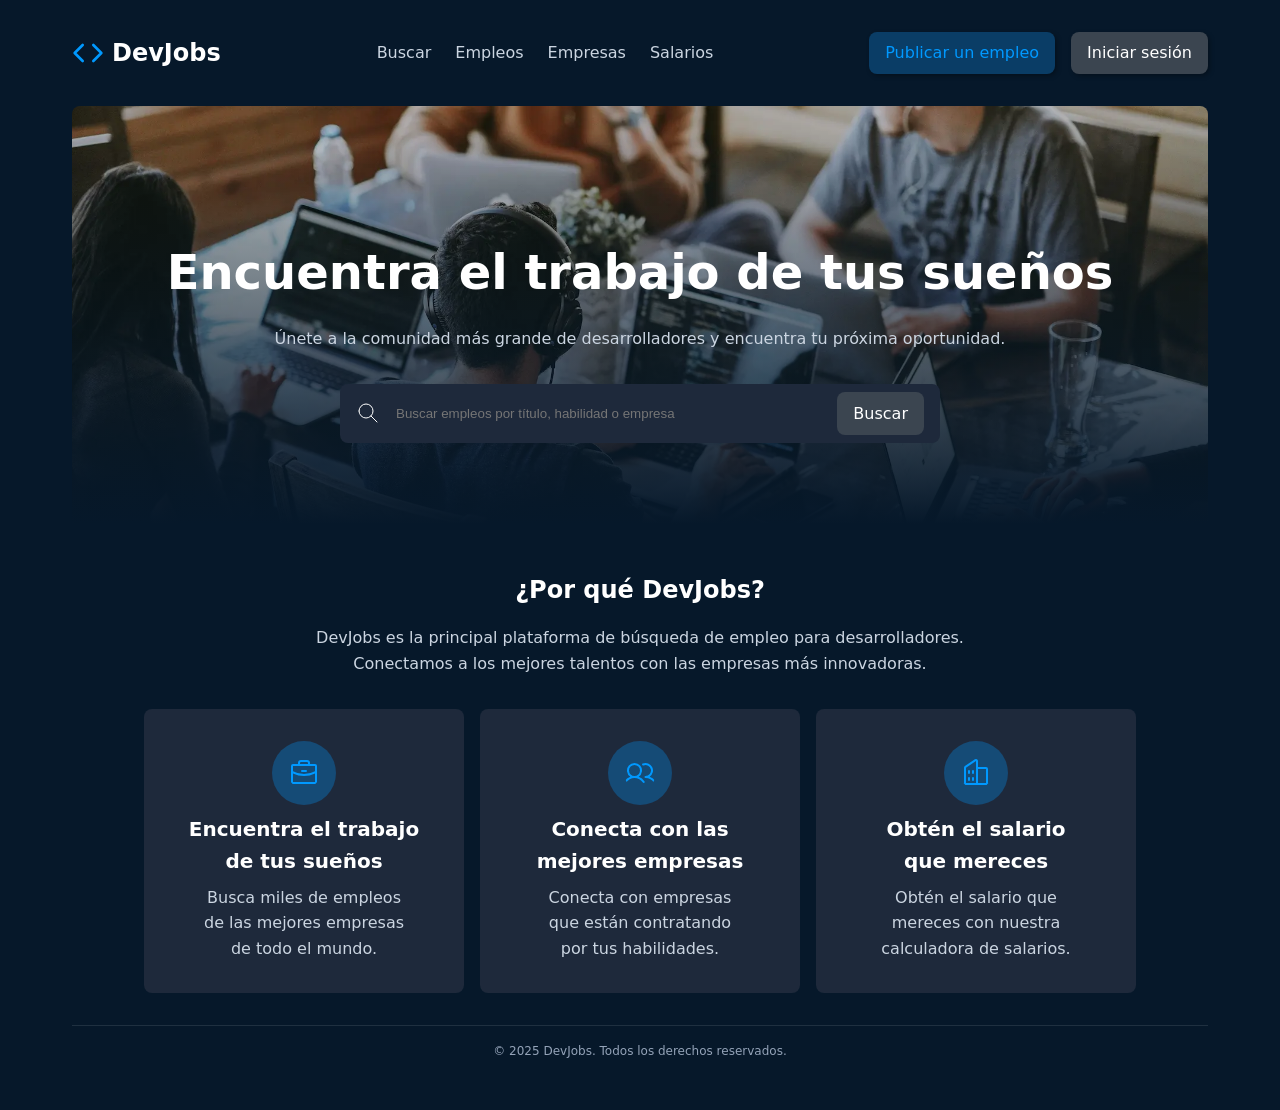
<file: 01-ejercicio-html-css/index.html>
<!DOCTYPE html>
<html lang="es">
  <head>
    <title>DevJobs - Inicio</title>
    <meta charset="UTF-8" />
    <meta name="viewport" content="width=device-width, initial-scale=1.0" />
    <meta
      name="description"
      content="Encuentra las mejores ofertas de trabajo para desarrolladores en DevJobs."
    />
    <link rel="stylesheet" href="./index.css" />
  </head>
  <body>
    <div class="wrap--container__max-width">
      <header class="main-header">
        <div class="main-header__logo">
          <a href="#">
            <svg
              fill="none"
              stroke="currentColor"
              stroke-linecap="round"
              stroke-linejoin="round"
              stroke-width="2"
              viewBox="0 0 24 24"
              xmlns="http://www.w3.org/2000/svg"
            >
              <polyline points="16 18 22 12 16 6"></polyline>
              <polyline points="8 6 2 12 8 18"></polyline>
            </svg>
            DevJobs
          </a>
        </div>
        <nav class="main-header__nav">
          <a href="#">Buscar</a>
          <a href="./empleos.html">Empleos</a>
          <a href="#">Empresas</a>
          <a href="#">Salarios</a>
        </nav>
        <div class="main-header__buttons">
          <a class="primary" href="#">Publicar un empleo</a>
          <a class="secondary" href="#">Iniciar sesión</a>
        </div>
      </header>
      <main>
        <section class="hero">
          <h1>Encuentra el trabajo de tus sueños</h1>
          <p>
            Únete a la comunidad más grande de desarrolladores y encuentra tu
            próxima oportunidad.
          </p>

          <form role="search" action="">
            <label>
              <svg
                xmlns="http://www.w3.org/2000/svg"
                width="24"
                height="24"
                viewBox="0 0 24 24"
                fill="none"
                stroke="currentColor"
                stroke-width="1"
                stroke-linecap="round"
                stroke-linejoin="round"
                class="icon icon-tabler icons-tabler-outline icon-tabler-search"
              >
                <path stroke="none" d="M0 0h24v24H0z" fill="none" />
                <path d="M10 10m-7 0a7 7 0 1 0 14 0a7 7 0 1 0 -14 0" />
                <path d="M21 21l-6 -6" />
              </svg>

              <input
                required
                type="text"
                placeholder="Buscar empleos por título, habilidad o empresa"
              />
            </label>

            <button class="button-primary" type="submit">Buscar</button>
          </form>
        </section>

        <section class="hero-card-section">
          <header>
            <h2>¿Por qué DevJobs?</h2>
            <p>
              DevJobs es la principal plataforma de búsqueda de empleo para
              desarrolladores. Conectamos a los mejores talentos con las
              empresas más innovadoras.
            </p>
          </header>
          <div class="hero-card-section__cards">
            <article>
              <svg
                fill="currentColor"
                height="32"
                viewBox="0 0 256 256"
                width="32"
                xmlns="http://www.w3.org/2000/svg"
                aria-hidden="true"
              >
                <path
                  d="M216,56H176V48a24,24,0,0,0-24-24H104A24,24,0,0,0,80,48v8H40A16,16,0,0,0,24,72V200a16,16,0,0,0,16,16H216a16,16,0,0,0,16-16V72A16,16,0,0,0,216,56ZM96,48a8,8,0,0,1,8-8h48a8,8,0,0,1,8,8v8H96ZM216,72v41.61A184,184,0,0,1,128,136a184.07,184.07,0,0,1-88-22.38V72Zm0,128H40V131.64A200.19,200.19,0,0,0,128,152a200.25,200.25,0,0,0,88-20.37V200ZM104,112a8,8,0,0,1,8-8h32a8,8,0,0,1,0,16H112A8,8,0,0,1,104,112Z"
                ></path>
              </svg>
              <h3>Encuentra el trabajo de tus sueños</h3>
              <p>
                Busca miles de empleos de las mejores empresas de todo el mundo.
              </p>
            </article>

            <article>
              <svg
                fill="currentColor"
                height="32"
                viewBox="0 0 256 256"
                width="32"
                xmlns="http://www.w3.org/2000/svg"
                aria-hidden="true"
              >
                <path
                  d="M117.25,157.92a60,60,0,1,0-66.5,0A95.83,95.83,0,0,0,3.53,195.63a8,8,0,1,0,13.4,8.74,80,80,0,0,1,134.14,0,8,8,0,0,0,13.4-8.74A95.83,95.83,0,0,0,117.25,157.92ZM40,108a44,44,0,1,1,44,44A44.05,44.05,0,0,1,40,108Zm210.14,98.7a8,8,0,0,1-11.07-2.33A79.83,79.83,0,0,0,172,168a8,8,0,0,1,0-16,44,44,0,1,0-16.34-84.87,8,8,0,1,1-5.94-14.85,60,60,0,0,1,55.53,105.64,95.83,95.83,0,0,1,47.22,37.71A8,8,0,0,1,250.14,206.7Z"
                ></path>
              </svg>
              <h3>Conecta con las mejores empresas</h3>
              <p>
                Conecta con empresas que están contratando por tus habilidades.
              </p>
            </article>

            <article>
              <svg
                fill="currentColor"
                height="32"
                viewBox="0 0 256 256"
                width="32"
                xmlns="http://www.w3.org/2000/svg"
                aria-hidden="true"
              >
                <path
                  d="M240,208H224V96a16,16,0,0,0-16-16H144V32a16,16,0,0,0-24.88-13.32L39.12,72A16,16,0,0,0,32,85.34V208H16a8,8,0,0,0,0,16H240a8,8,0,0,0,0-16ZM208,96V208H144V96ZM48,85.34,128,32V208H48ZM112,112v16a8,8,0,0,1-16,0V112a8,8,0,1,1,16,0Zm-32,0v16a8,8,0,0,1-16,0V112a8,8,0,1,1,16,0Zm0,56v16a8,8,0,0,1-16,0V168a8,8,0,0,1,16,0Zm32,0v16a8,8,0,0,1-16,0V168a8,8,0,0,1,16,0Z"
                ></path>
              </svg>
              <h3>Obtén el salario que mereces</h3>
              <p>
                Obtén el salario que mereces con nuestra calculadora de
                salarios.
              </p>
            </article>
          </div>
        </section>
      </main>
      <footer class="main-footer">
        <small>&copy; 2025 DevJobs. Todos los derechos reservados.</small>
      </footer>
    </div>
  </body>
</html>
</file>
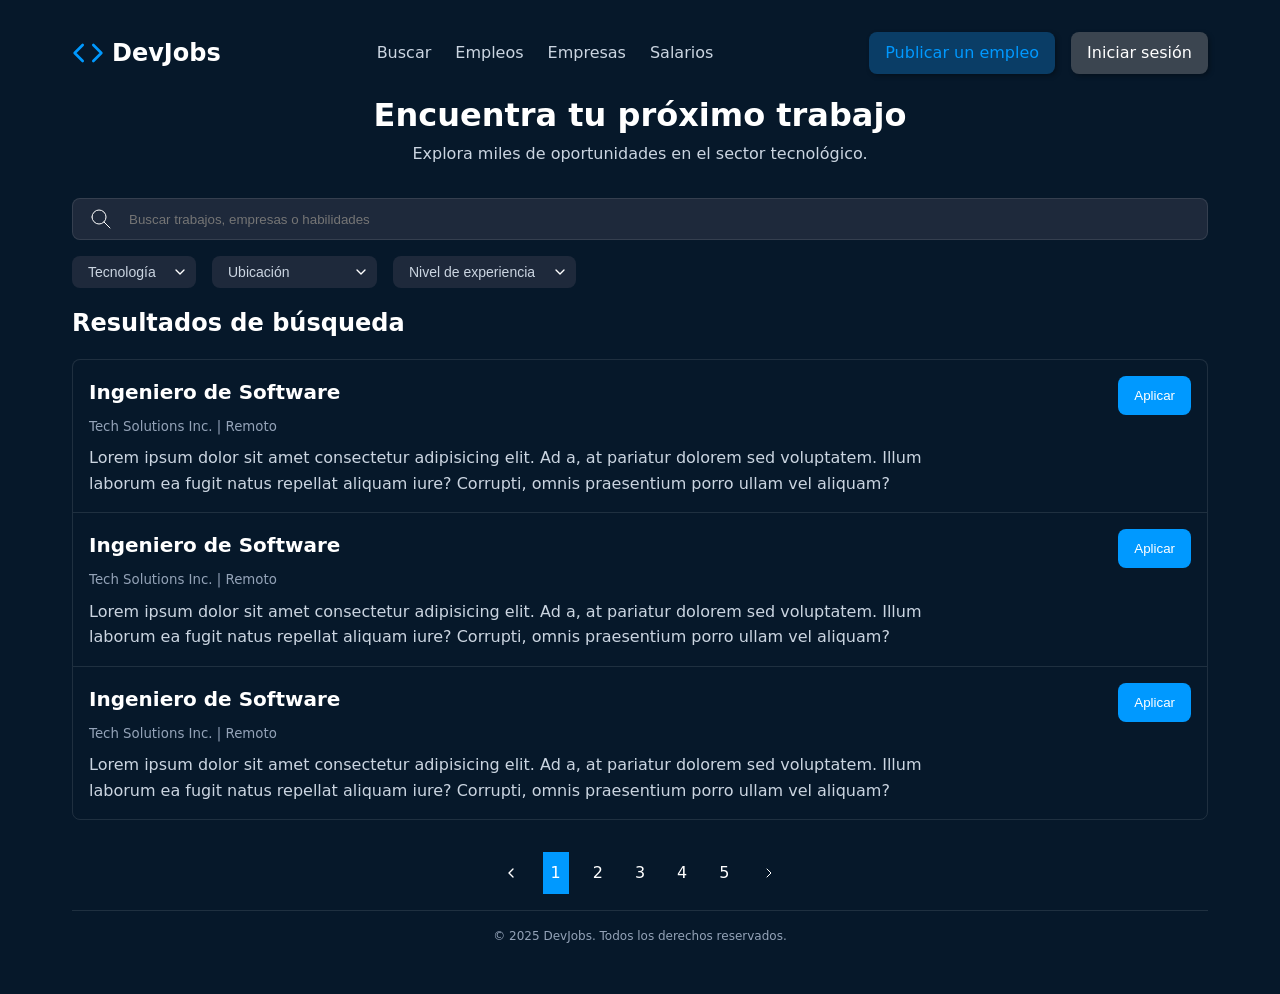
<file: 01-ejercicio-html-css/empleos.html>
<!DOCTYPE html>
<html lang="es">

<head>
  <title>DevJobs - Empleos</title>
  <meta charset="UTF-8" />
  <meta name="viewport" content="width=device-width, initial-scale=1.0" />
  <meta name="description" content="Lista de empleos publicados en DevJobs." />
  <link rel="stylesheet" href="./empleos.css" />
</head>

<body>
  <div class="wrap--container__max-width">
    <header class="main-header">
      <div class="main-header__logo">
        <a href="index.html">
          <svg fill="none" stroke="currentColor" stroke-linecap="round" stroke-linejoin="round" stroke-width="2"
            viewBox="0 0 24 24" xmlns="http://www.w3.org/2000/svg">
            <polyline points="16 18 22 12 16 6"></polyline>
            <polyline points="8 6 2 12 8 18"></polyline>
          </svg>
          DevJobs
        </a>
      </div>
      <nav class="main-header__nav">
        <a href="#">Buscar</a>
        <a href="./empleos.html">Empleos</a>
        <a href="#">Empresas</a>
        <a href="#">Salarios</a>
      </nav>
      <div class="main-header__buttons">
        <a class="primary" href="#">Publicar un empleo</a>
        <a class="secondary" href="#">Iniciar sesión</a>
      </div>
    </header>
    <main>
      <!-- Sección de búsqueda -->
      <section>

        <header>
          <h1>Encuentra tu próximo trabajo</h1>
          <p>Explora miles de oportunidades en el sector tecnológico.</p>
        </header>
      </section>
      <section class="form-search">
        <form role="search" action="">
          <div class="input-search">
            <label>
              <!--
              SI agregamos un label, entonces tiene que tener un contenido descriptivo (no necesariamente visible)
              Como la UI que replicamos no tiene un label visible (texto), lo que hacemos es, agregar un span con la clase visually-hidden que contenga el contenido asociado al input, pero oculto de una manera en la que pueda seguir siendo visible por los motores de búsqueda.
              PD: No usamos display: none; porque esto también oculta el contenido a los lectores de pantalla.
              Lo que usamos fue la clase `visually-hidden` que se encuentra en el archivo `basic.css`. Es un poco compleja pero es un estándar para ocultar elementos de manera que sigan siendo visibles para los motores.
                -->
              <span class="visually-hidden">Buscar empleos</span>
              <svg xmlns="http://www.w3.org/2000/svg" width="24" height="24" viewBox="0 0 24 24" fill="none"
                stroke="currentColor" stroke-width="1" stroke-linecap="round" stroke-linejoin="round"
                class="icon icon-tabler icons-tabler-outline icon-tabler-search">
                <path stroke="none" d="M0 0h24v24H0z" fill="none" />
                <path d="M10 10m-7 0a7 7 0 1 0 14 0a7 7 0 1 0 -14 0" />
                <path d="M21 21l-6 -6" />
              </svg>

              <!--
              Sacamos el atributo required.
              El propósito del formulario es filtrar los empleos, por lo que podemos usar el input, como los select. Si queremos filtrar únicamente por un select, el `required` nos obligará a que si o si introduzcamos algo en el campo.
              En este caso, no queremos eso.
                -->
              <input type="text" placeholder="Buscar trabajos, empresas o habilidades" />
            </label>
          </div>
          <div class="select-options">
            <select id="filter-technology" name="technology">
              <option value="" selected>Tecnología</option>
              <option value="javaScript">JavaScript</option>
              <option value="react">React</option>
              <option value="node.js">Node.Js</option>
            </select>

            <select id="filter-ubication" name="ubication">
              <option value="" selected>Ubicación</option>
              <option value="remoto">Remoto</option>
              <option value="mx">Ciudad de Méjico</option>
              <option value="guadalajara">Guadalajara</option>
            </select>

            <select id="filter-experience" name="expirience">
              <option value="">Nivel de experiencia</option>
              <option value="junior">Junior</option>
              <option value="mid">Mid-level</option>
              <option value="senior">Senior</option>
              <option value="lead">Lead</option>
            </select>
          </div>
        </form>
      </section>
      <!-- sección de resultados de búsqueda -->
      <section class="jobs">
        <h2>Resultados de búsqueda</h2>
        <!-- Podemos agregar los resultados a una "lista de resultados" -->
        <ul>
          <li>
            <article>
              <div>
                <h3>Ingeniero de Software</h3>
                <small>Tech Solutions Inc. | Remoto</small>
                <p>
                  Lorem ipsum dolor sit amet consectetur adipisicing elit. Ad a,
                  at pariatur dolorem sed voluptatem. Illum laborum ea fugit natus
                  repellat aliquam iure? Corrupti, omnis praesentium porro ullam
                  vel aliquam?
                </p>
              </div>
              <button>Aplicar</button>
            </article>
          </li>
          <li>
            <article>
              <div>
                <h3>Ingeniero de Software</h3>
                <small>Tech Solutions Inc. | Remoto</small>
                <p>
                  Lorem ipsum dolor sit amet consectetur adipisicing elit. Ad a,
                  at pariatur dolorem sed voluptatem. Illum laborum ea fugit natus
                  repellat aliquam iure? Corrupti, omnis praesentium porro ullam
                  vel aliquam?
                </p>
              </div>
              <button>Aplicar</button>
            </article>
          </li>
          <li>
            <article>
              <div>
                <h3>Ingeniero de Software</h3>
                <small>Tech Solutions Inc. | Remoto</small>
                <p>
                  Lorem ipsum dolor sit amet consectetur adipisicing elit. Ad a,
                  at pariatur dolorem sed voluptatem. Illum laborum ea fugit natus
                  repellat aliquam iure? Corrupti, omnis praesentium porro ullam
                  vel aliquam?
                </p>
              </div>
              <button>Aplicar</button>
            </article>
          </li>
        </ul>
        <nav>
          <!-- Cuando el contenido de un anchor o button no es texto, debemos indicarle a los lectores de pantalla cual es el propósito del elemento. Por eso agregamos dos atributos:
          aria-label: Le dice a los lectores de pantalla lo que hace el elemento (es como si tuviese el texto dentro)
          title: Indica al usuario lo que hace el elemento, agregando un tooltip cuando el usuario hace hover -->
          <a href="#" aria-label="Ir a la página anterior" title="Anterior"><svg width="16" height="16" viewBox="0 0 24 24" fill="none" stroke="currentColor" stroke-width="2"
              stroke-linecap="round" stroke-linejoin="round">
              <path stroke="none" d="M0 0h24v24H0z" fill="none" />
              <path d="M15 6l-6 6l6 6" />
            </svg></a>
          <a class="is-active" href="#">1</a>
          <a href="#">2</a>
          <a href="#">3</a>
          <a href="#">4</a>
          <a href="#">5</a>
          <a href="#" aria-label="Ir a la página siguiente" title="Siguiente"><svg width="100%" height="16" viewBox="0 0 24 24" fill="none" stroke="currentColor"
              stroke-width="1.5" stroke-linecap="round" stroke-linejoin="round"
              class="icon icon-tabler icons-tabler-outline icon-tabler-chevron-right">
              <path stroke="none" d="M0 0h24v24H0z" fill="none" />
              <path d="M9 6l6 6l-6 6" />
            </svg></a>
        </nav>
      </section>
    </main>
    <footer class="main-footer">
      <small>&copy; 2025 DevJobs. Todos los derechos reservados.</small>
    </footer>
  </div>
</body>

</html>
</file>
<file: 01-ejercicio-html-css/index.css>
@import url(basic.css);

/* ------- MAIN ------ */
.hero {
  display: flex;
  flex-direction: column;
  align-items: center;
  margin-top: var(--space-md);
  padding: var(--space-xxl) 0;
  background-image: linear-gradient(
      to bottom,
      rgba(6, 24, 42, 0) 5%,
      rgba(6, 24, 42, 1) 90%
    ),
    url("./background.webp");
  background-size: cover;
  background-position: center;
  background-repeat: no-repeat;
  border-radius: var(--border-radius);

  h1 {
    margin-bottom: var(--space-md);
    font-size: 3rem;
  }

  p {
    margin-bottom: var(--space-lg);
  }

  form {
    display: flex;
    justify-content: center;
    background-color: var(--input-bg);
    max-width: 600px;
    width: 100%;
    padding: var(--space-sm) var(--space-md);
    border-radius: var(--border-radius);

    label {
      display: flex;
      flex: 1;
      align-items: center;
    }
    input {
      flex: 1;
      background: transparent;
      margin-left: var(--space-md);
      border: none;
      outline: none;
      color: var(--text-primary);
      height: 100%;
    }
    button {
      padding: 0.75rem var(--space-md);
      border-radius: var(--border-radius);
      background-color: var(--primary);
      color: white;
      font-weight: 400;
      border: none;
      cursor: pointer;
      transition: all 0.2s;
      font-family: inherit;
      font-size: var(--text-size-m);
      white-space: nowrap;

      &:hover,
      &:focus {
        background-color: var(--primary-hover);
        outline: 2px solid white;
        outline-offset: 2px;
      }

      &:active {
        transform: scale(0.9);
      }

      &:disabled {
        opacity: 0.5;
        pointer-events: none;
      }
    }
  }
}

.hero-card-section {
  display: flex;
  flex-direction: column;

  p {
    text-align: center;
  }

  header {
    display: flex;
    flex-direction: column;
    align-items: center;

    h2 {
      margin-bottom: var(--space-md);
    }
  }

  .hero-card-section__cards {
    margin: var(--space-lg) 0;
    width: 100%;
    display: flex;
    justify-content: center;
    flex-wrap: wrap;
    gap: var(--space-md);

    article {
      min-width: 260px;
      max-width: 320px;
      padding: var(--space-lg);
      background-color: var(--card-bg);
      display: flex;
      flex-direction: column;
      align-items: center;
      border-radius: var(--border-radius);

      svg {
        color: var(--primary-light);
        background: rgba(0, 153, 255, 0.3);
        width: 64px;
        height: 64px;
        border-radius: 100%;
        padding: 16px;
        margin-bottom: var(--space-sm);
      }
      h3 {
        margin-bottom: var(--space-sm);
      }
    }
  }
}
/* ------- FIN MAIN ------ */
</file>
<file: 01-ejercicio-html-css/empleos.css>
@import url(basic.css);

main {
  header {
    display: flex;
    flex-direction: column;
    justify-content: center;
    text-align: center;
    margin-bottom: var(--space-lg);
  }

  .form-search {
    display: flex;

    form {
      width: 100%;

      .input-search {
        background-color: var(--input-bg);
        border: 1px solid var(--border);
        border-radius: var(--border-radius);
        padding: var(--space-sm) var(--space-md);
        margin-bottom: var(--space-md);
      }

      .select-options {
        display: flex;
        flex-wrap: wrap;
        gap: var(--space-md);
        select {
          padding: var(--space-sm) var(--space-md);
          background-color: var(--input-bg);
          border: 0;
          border-radius: var(--border-radius);
          font-size: 0.875rem;
          color: var(--text-secondary);
          cursor: pointer;
          transition: all 0.2s;
          appearance: none;
          background-image: url("data:image/svg+xml,%3Csvg xmlns='http://www.w3.org/2000/svg' width='16' height='16' viewBox='0 0 24 24' fill='none' stroke='white' stroke-width='2' stroke-linecap='round' stroke-linejoin='round'%3E%3Cpolyline points='6 9 12 15 18 9'/%3E%3C/svg%3E");
          background-repeat: no-repeat;
          background-position: right 0.5rem center;
          padding-right: 2.5rem;

          &:hover {
            background-color: var(--primary-hover);
            color: white;
          }

          &:focus {
            outline: 2px solid #1173d4;
            outline-offset: 2px;
          }
        }
      }

      label {
        display: flex;
        flex: 1;
        align-items: center;
      }
      input {
        flex: 1;
        background: transparent;
        margin-left: var(--space-md);
        border: none;
        outline: none;
        color: var(--text-primary);
        height: 100%;
      }
    }
  }

  .jobs {
    display: flex;
    flex-direction: column;
    align-items: flex-start;

    h2 {
      margin: var(--space-md) 0;
    }

    ul {
      list-style: none;
    }

    article {
      display: flex;
      align-items: flex-start;
      padding: var(--space-md);
      border-top: 1px solid var(--border);
      border-right: 1px solid var(--border);
      border-left: 1px solid var(--border);
    }

    li:first-of-type article {
      border-radius: var(--border-radius) var(--border-radius) 0 0;
    }
    li:last-of-type article {
      border-bottom: 1px solid var(--border);
      border-radius: 0 0 var(--border-radius) var(--border-radius);
      margin-bottom: var(--space-lg);
    }
    div {
      display: flex;
      flex-direction: column;
      align-items: flex-start;
      gap: var(--space-sm);
    }
    button {
      padding: 0.75rem var(--space-md);
      border-radius: var(--border-radius);
      background-color: var(--primary-light);
      border: none;
      color: var(--text-primary);
      transition: all 0.2s;

      &:hover,
      &:focus {
        background-color: var(--primary-hover);
        outline: 2px solid white;
        outline-offset: 2px;
      }

      &:active {
        transform: scale(0.9);
      }

      &:disabled {
        opacity: 0.5;
        pointer-events: none;
      }

      &.is-applied {
        background: #4caf50;
        pointer-events: none;
      }
    }

    nav {
      width: 100%;
      display: flex;
      justify-content: center;
      /* align-items: center; */
      margin-bottom: var(--space-md);
      gap: var(--space-md);

      a {
        display: flex;
        align-items: center;
        color: inherit;
        font-size: inherit;
        text-decoration: none;
        padding: var(--space-sm);

        &:hover,
        &:focus {
          background-color: #fff;
          color: var(--background);
        }
        &.is-active {
          background-color: var(--primary-light);
          pointer-events: none;
        }
      }
    }
  }
}
</file>
